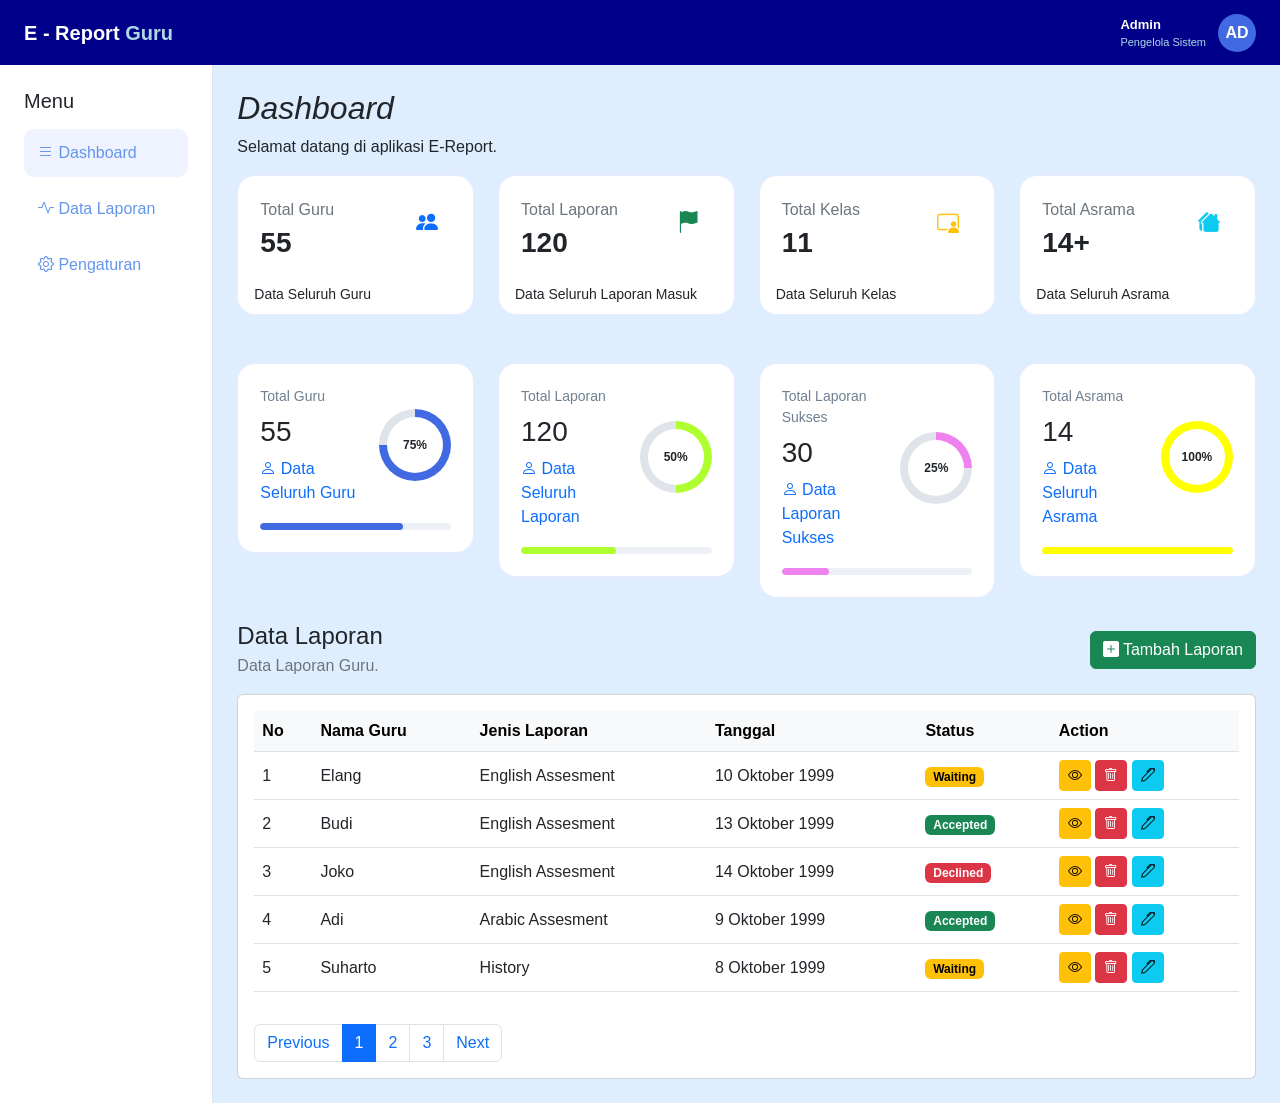
<file: E_Report/dsbrd.html>
<!DOCTYPE html>
<html lang="en">
<head>
    <meta charset="UTF-8">
    <meta name="viewport" content="width=device-width, initial-scale=1.0">
    <title>E-Report Dashboard</title>
    <link rel="stylesheet" href="bootstrap/css/bootstrap.min.css">
    <link rel="stylesheet" href="style.css">
    <link rel="stylesheet" href="https://cdn.jsdelivr.net/npm/bootstrap-icons@1.13.2/font/bootstrap-icons.min.css">
</head>
<body>
    <nav class="navbar topbar px-4">
        <span class="navbar-brand text-white fw-bold mb-0">
            E - Report <span class="brand-light">Guru</span>
        </span>
        <div class="admin-profile">
            <div>
                <span>Admin</span>
                <small>Pengelola Sistem</small>
            </div>
            <div class="admin-avatar">AD</div>
        </div>
    </nav>

    <div class="row g-0">
        <aside class="sidebar col-lg-2 p-4">
            <h5 class="menu-label">Menu</h5>
            <a href="dashboard.html" class="menu-link active"><i class="bi bi-list"></i> Dashboard</a>
            <a href="statistik.html" class="menu-link"><i class="bi bi-activity"></i> Data Laporan</a>
            <a href="setting.html" class="menu-link"><i class="bi bi-gear"></i> Pengaturan</a>
        </aside>

        <main class="col-lg-10 p-4">
            <h2>Dashboard</h2>
            <p>Selamat datang di aplikasi E-Report.</p>

            <div class="row g-4 mb-4">
                <div class="col-lg-3 col-md-6">
                    <div class="card stat-card h-100">
                        <div class="card-body d-flex justify-content-between align-items-start">
                            <div>
                                <p class="text-secondary mb-1">Total Guru</p>
                                <h3 class="fw-bold mb-0">55</h3>
                            </div>
                            <div class="stat-icon bg-primary-subtle text-primary">
                                <i class="bi bi-people-fill"></i>
                            </div>
                        </div>
                        <div class="card-footer bg-transparent border-0 pt-0">
                            <small>Data Seluruh Guru</small>
                        </div>
                    </div>
                </div>

                <div class="col-lg-3 col-md-6">
                    <div class="card stat-card h-100">
                        <div class="card-body d-flex justify-content-between align-items-start">
                            <div>
                                <p class="text-secondary mb-1">Total Laporan</p>
                                <h3 class="fw-bold mb-0">120</h3>
                            </div>
                            <div class="stat-icon bg-success-subtle text-success">
                                <i class="bi bi-flag-fill"></i>
                            </div>
                        </div>
                        <div class="card-footer bg-transparent border-0 pt-0">
                            <small>Data Seluruh Laporan Masuk</small>
                        </div>
                    </div>
                </div>

                <div class="col-lg-3 col-md-6">
                    <div class="card stat-card h-100">
                        <div class="card-body d-flex justify-content-between align-items-start">
                            <div>
                                <p class="text-secondary mb-1">Total Kelas</p>
                                <h3 class="fw-bold mb-0">11</h3>
                            </div>
                            <div class="stat-icon bg-warning-subtle text-warning">
                                <i class="bi bi-person-video3"></i>
                            </div>
                        </div>
                        <div class="card-footer bg-transparent border-0 pt-0">
                            <small>Data Seluruh Kelas</small>
                        </div>
                    </div>
                </div>

                <div class="col-lg-3 col-md-6">
                    <div class="card stat-card h-100">
                        <div class="card-body d-flex justify-content-between align-items-start">
                            <div>
                                <p class="text-secondary mb-1">Total Asrama</p>
                                <h3 class="fw-bold mb-0">14+</h3>
                            </div>
                            <div class="stat-icon bg-info-subtle text-info">
                                <i class="bi bi-houses-fill"></i>
                            </div>
                        </div>
                        <div class="card-footer bg-transparent border-0 pt-0">
                            <small>Data Seluruh Asrama</small>
                        </div>
                    </div>
                </div>
            </div>

            <div class="row g-4 mt-1">
                <div class="col-lg-3 col-md-6">
                    <div class="card stat-card">
                        <div class="card-body">
                            <div class="stat-atas">
                                <div>
                                    <p class="stat-label">Total Guru</p>
                                    <h3 class="stat-number">55</h3>
                                    <span class="stat-keterangan text-primary"><i class="bi bi-person"></i> Data Seluruh Guru</span>
                                </div>
                                <div class="lingkaran-progres progres-biru">
                                    <div class="isi-lingkaran"><span>75%</span></div>
                                </div>
                            </div>
                            <div class="garis-progres"><div class="isi-garis garis-biru"></div></div>
                        </div>
                    </div>
                </div>

                <div class="col-lg-3 col-md-6">
                    <div class="card stat-card">
                        <div class="card-body">
                            <div class="stat-atas">
                                <div>
                                    <p class="stat-label">Total Laporan</p>
                                    <h3 class="stat-number">120</h3>
                                    <span class="stat-keterangan text-primary"><i class="bi bi-person"></i> Data Seluruh Laporan</span>
                                </div>
                                <div class="lingkaran-progres progres-hijau">
                                    <div class="isi-lingkaran"><span>50%</span></div>
                                </div>
                            </div>
                            <div class="garis-progres"><div class="isi-garis garis-hijau"></div></div>
                        </div>
                    </div>
                </div>

                <div class="col-lg-3 col-md-6">
                    <div class="card stat-card">
                        <div class="card-body">
                            <div class="stat-atas">
                                <div>
                                    <p class="stat-label">Total Laporan Sukses</p>
                                    <h3 class="stat-number">30</h3>
                                    <span class="stat-keterangan text-primary"><i class="bi bi-person"></i> Data Laporan Sukses</span>
                                </div>
                                <div class="lingkaran-progres progres-ungu">
                                    <div class="isi-lingkaran"><span>25%</span></div>
                                </div>
                            </div>
                            <div class="garis-progres"><div class="isi-garis garis-ungu"></div></div>
                        </div>
                    </div>
                </div>

                <div class="col-lg-3 col-md-6">
                    <div class="card stat-card">
                        <div class="card-body">
                            <div class="stat-atas">
                                <div>
                                    <p class="stat-label">Total Asrama</p>
                                    <h3 class="stat-number">14</h3>
                                    <span class="stat-keterangan text-primary"><i class="bi bi-person"></i> Data Seluruh Asrama</span>
                                </div>
                                <div class="lingkaran-progres progres-kuning">
                                    <div class="isi-lingkaran"><span>100%</span></div>
                                </div>
                            </div>
                            <div class="garis-progres"><div class="isi-garis garis-kuning"></div></div>
                        </div>
                    </div>
                </div>
            </div>

            <div class="mt-4">
                <div class="d-flex justify-content-between align-items-center flex-wrap gap-2 mb-3">
                    <div>
                        <h4 class="judul-bagian mb-1">Data Laporan</h4>
                        <p class="text-secondary mb-0">Data Laporan Guru.</p>
                    </div>
                    <button type="button" class="btn btn-success"><i class="bi bi-plus-square-fill"></i> Tambah Laporan</button>
                </div>

                <div class="card">
                    <div class="card-body">
                        <div class="table-responsive">
                            <table class="table table-hover align-middle">
                                <thead class="table-light">
                                    <tr>
                                        <th>No</th>
                                        <th>Nama Guru</th>
                                        <th>Jenis Laporan</th>
                                        <th>Tanggal</th>
                                        <th>Status</th>
                                        <th>Action</th>
                                    </tr>
                                </thead>
                                <tbody>
                                    <tr>
                                        <td>1</td>
                                        <td>Elang</td>
                                        <td>English Assesment</td>
                                        <td>10 Oktober 1999</td>
                                        <td><span class="badge text-bg-warning">Waiting</span></td>
                                        <td>
                                            <button class="btn btn-sm btn-warning"><i class="bi bi-eye"></i></button>
                                            <button class="btn btn-sm btn-danger"><i class="bi bi-trash"></i></button>
                                            <button class="btn btn-sm btn-info"><i class="bi bi-pen"></i></button>
                                        </td>
                                    </tr>
                                    <tr>
                                        <td>2</td>
                                        <td>Budi</td>
                                        <td>English Assesment</td>
                                        <td>13 Oktober 1999</td>
                                        <td><span class="badge text-bg-success">Accepted</span></td>
                                        <td>
                                            <button class="btn btn-sm btn-warning"><i class="bi bi-eye"></i></button>
                                            <button class="btn btn-sm btn-danger"><i class="bi bi-trash"></i></button>
                                            <button class="btn btn-sm btn-info"><i class="bi bi-pen"></i></button>
                                        </td>
                                    </tr>
                                    <tr>
                                        <td>3</td>
                                        <td>Joko</td>
                                        <td>English Assesment</td>
                                        <td>14 Oktober 1999</td>
                                        <td><span class="badge text-bg-danger">Declined</span></td>
                                        <td>
                                            <button class="btn btn-sm btn-warning"><i class="bi bi-eye"></i></button>
                                            <button class="btn btn-sm btn-danger"><i class="bi bi-trash"></i></button>
                                            <button class="btn btn-sm btn-info"><i class="bi bi-pen"></i></button>
                                        </td>
                                    </tr>
                                    <tr>
                                        <td>4</td>
                                        <td>Adi</td>
                                        <td>Arabic Assesment</td>
                                        <td>9 Oktober 1999</td>
                                        <td><span class="badge text-bg-success">Accepted</span></td>
                                        <td>
                                            <button class="btn btn-sm btn-warning"><i class="bi bi-eye"></i></button>
                                            <button class="btn btn-sm btn-danger"><i class="bi bi-trash"></i></button>
                                            <button class="btn btn-sm btn-info"><i class="bi bi-pen"></i></button>
                                        </td>
                                    </tr>
                                    <tr>
                                        <td>5</td>
                                        <td>Suharto</td>
                                        <td>History</td>
                                        <td>8 Oktober 1999</td>
                                        <td><span class="badge text-bg-warning">Waiting</span></td>
                                        <td>
                                            <button class="btn btn-sm btn-warning"><i class="bi bi-eye"></i></button>
                                            <button class="btn btn-sm btn-danger"><i class="bi bi-trash"></i></button>
                                            <button class="btn btn-sm btn-info"><i class="bi bi-pen"></i></button>
                                        </td>
                                    </tr>
                                </tbody>
                            </table>
                        </div>

                        <ul class="pagination mb-0 mt-3">
                            <li class="page-item"><a href="#" class="page-link">Previous</a></li>
                            <li class="page-item"><a href="#" class="page-link active">1</a></li>
                            <li class="page-item"><a href="#" class="page-link">2</a></li>
                            <li class="page-item"><a href="#" class="page-link">3</a></li>
                            <li class="page-item"><a href="#" class="page-link">Next</a></li>
                        </ul>
                    </div>
                </div>
            </div>
        </main>
    </div>

    <script src="bootstrap/js/bootstrap.bundle.min.js"></script>
</body>
</html>
</file>
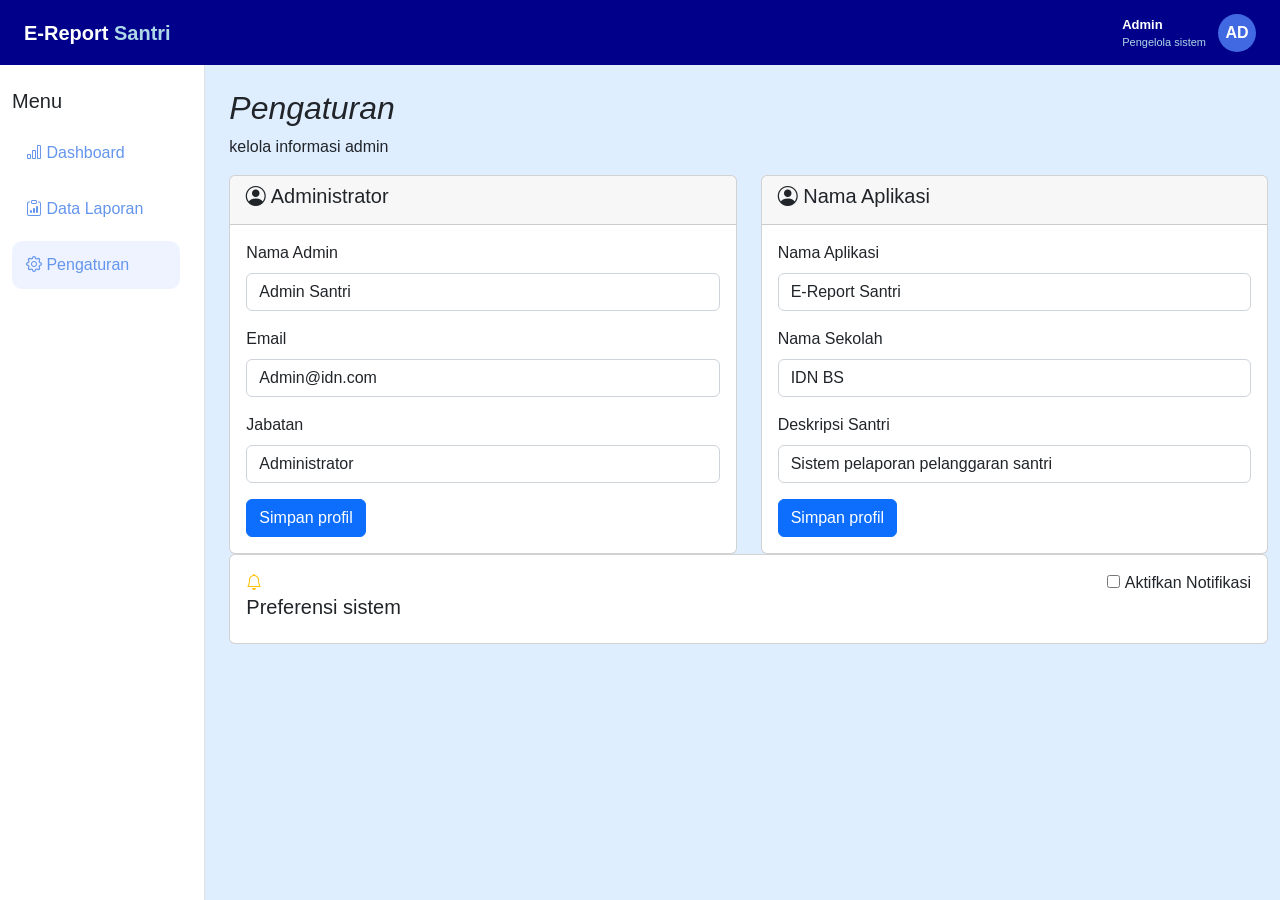
<file: E_Report/setting.html>
<!DOCTYPE html>
<html lang="en">
<head>
    <meta charset="UTF-8">
    <meta name="viewport" content="width=device-width, initial-scale=1.0">
    <title>E-Report</title>
    <link rel="stylesheet" href="bootstrap/css/bootstrap.min.css">
    <link rel="stylesheet" href="style.css">
    <link rel="stylesheet" href="https://cdn.jsdelivr.net/npm/bootstrap-icons@1.13.2/font/bootstrap-icons.min.css">
</head>
<body>

    <nav class="navbar topbar px-4">
        <span class="navbar-brand text-white fw-bold">
            E-Report <span class="brand-light">Santri</span> 
        </span>
        <div class="admin-profile">
            <div>
                <span>Admin</span>
                <small>Pengelola sistem</small>
            </div>
            <div class="admin-avatar">AD</div>
        </div>
    </nav>
    <div class="row">
        <aside class="sidebar col-lg-2 p-4">
            <h5 class="menu-label">Menu</h5>
            <a href="index.html" class="menu-link "> <i class="bi bi-bar-chart"></i> Dashboard</a>
            <a href="statistik.html" class="menu-link"><i class="bi bi-clipboard-data"></i> Data Laporan</a>
            <a href="setting.html" class="menu-link active"> <i class="bi bi-gear"></i> Pengaturan</a>
        </aside>
        <main class="col-lg-10 p-4">
            <h2>Pengaturan</h2>
            <p>kelola informasi admin</p>

            <div class="row">
                <div class="col-lg-6">
                    <div class="card h-100">
                        <div class="card-header">
                            <h5> <i class="bi bi-person-circle"></i> Administrator</h5>
                        </div>
                            <div class="card-body">
                                <form action="">
                                    <div class="mb-3">
                                    <label for="" class="form-label">Nama Admin</label>
                                    <input type="text" value="Admin Santri" class="form-control">
                                    </div>
                                    <div class="mb-3">
                                    <label for="" class="form-label">Email</label>
                                    <input type="text" value="Admin@idn.com" class="form-control">
                                    </div>
                                    <div class="mb-3">
                                    <label for="" class="form-label">Jabatan</label>
                                    <input type="text" value="Administrator" class="form-control">
                                    </div>
                                    <button class="btn btn-primary">
                                        <i class="bi bi-floopy"></i>
                                        Simpan profil
                                    </button>
                                </form>
                            </div>
                    </div>
                </div>
                <div class="col-lg-6">
                     <div class="card h-100">
                        <div class="card-header">
                            <h5> <i class="bi bi-person-circle"></i> Nama Aplikasi</h5>
                        </div>
                            <div class="card-body">
                                <form action="">
                                    <div class="mb-3">
                                    <label for="" class="form-label">Nama Aplikasi</label>
                                    <input type="text" value="E-Report Santri" class="form-control">
                                    </div>
                                    <div class="mb-3">
                                    <label for="" class="form-label">Nama Sekolah</label>
                                    <input type="text" value="IDN BS" class="form-control">
                                    </div>
                                    <div class="mb-3">
                                    <label for="" class="form-label">Deskripsi Santri</label>
                                    <input type="text" value="Sistem pelaporan pelanggaran santri" class="form-control">
                                    </div>
                                    <button class="btn btn-primary">
                                        <i class="bi bi-floopy"></i>
                                        Simpan profil
                                    </button>
                                </form>
                            </div>
                    </div>
                </div>
                <div class="col-lg-12">
                    <div class="card">
                        <div class="card-body">
                            <div class="d-flex justify-content-between">
                                <div>
                                    <i class="bi bi-bell text-warning"></i>
                                    <h5>Preferensi sistem</h5>
                                </div>
                                <div class="form-check form-switch">
                                    <input type="checkbox" 
                                    class="foem-check-input">
                                    <label for="form-check-label">
                                        Aktifkan Notifikasi
                                    </label>
                                </div>
                            </div>
                        </div>
                    </div>
                </div>
            </div>

        </main>
    </div>
    
    <script src="bootstrap/js/bootstrap.bundle.min.js"></script>
</body>
</html>
</file>
<file: E_Report/style.css>
body {
    background-color: #dfeeff;
    overflow-x: hidden;
    font-family: Arial, sans-serif;
}

.topbar {
    background-color: darkblue;
    min-height: 65px;
    color: white;
}

.brand-light {
    color: lightblue;
}

.admin-profile {
    display: flex;
    color: white;
    align-items: center;
    gap: 12px;
}

.admin-profile span,
.admin-profile small {
    display: block;
}

.admin-profile span {
    font-size: 13px;
    font-weight: bold;
}

.admin-profile small {
    color: lightblue;
    font-size: 11px;
}

.admin-avatar {
    background-color: royalblue;
    color: white;
    width: 38px;
    height: 38px;
    display: flex;
    align-items: center;
    justify-content: center;
    border-radius: 50%;
    font-weight: bold;
}

.sidebar {
    background-color: #fff;
    min-height: calc(100vh - 65px);
    border-right: 1px solid #dee2e6;
    display: flex;
    flex-direction: column;
    gap: 8px;
}

.menu-link {
    text-decoration: none;
    color: cornflowerblue;
    padding: 12px 14px;
    border-radius: 10px;
    transition: 0.2s ease;
}

.menu-link:hover,
.menu-link.active {
    background-color: #eef3ff;
    color: cornflowerblue;
}

.stat-card {
    border: 1px solid #e8ebff;
    border-radius: 18px;
    overflow: hidden;
    transition: 0.25s ease;
}

.stat-card:hover {
    transform: translateY(-4px);
    box-shadow: 0 10px 24px rgba(35, 64, 120, 0.12);
}

.stat-card .card-body {
    padding: 22px;
}

.stat-icon {
    width: 48px;
    height: 48px;
    border-radius: 10px;
    display: flex;
    justify-content: center;
    align-items: center;
    font-size: 22px;
}

.tabel-laporan thead th {
    color: deepskyblue;
    white-space: nowrap;
    font-size: 18px;
    padding: 15px;
}

.stat-atas {
    display: flex;
    justify-content: space-between;
    align-items: center;
    gap: 10px;
}

.stat-label {
    color: slategray;
    font-size: 14px;
    margin-bottom: 8px;
}

.stat-number {
    margin-bottom: 8px;
}

.lingkaran-progres {
    width: 72px;
    height: 72px;
    border-radius: 50%;
    display: flex;
    justify-content: center;
    align-items: center;
    flex-shrink: 0;
}

.progres-biru {
    background: conic-gradient(royalblue 0% 75%, #dfe3ea 75% 100%);
}

.progres-hijau {
    background: conic-gradient(greenyellow 0% 50%, #dfe3ea 50% 100%);
}

.progres-ungu {
    background: conic-gradient(violet 0% 25%, #dfe3ea 25% 100%);
}

.progres-kuning {
    background: conic-gradient(yellow 0% 100%, #dfe3ea 100% 100%);
}

.isi-lingkaran {
    width: 56px;
    height: 56px;
    border-radius: 50%;
    background-color: white;
    display: flex;
    justify-content: center;
    align-items: center;
    font-size: 12px;
    font-weight: bold;
}

.garis-progres {
    height: 7px;
    background-color: #edf1f7;
    margin-top: 18px;
    border-radius: 20px;
    overflow: hidden;
}

.isi-garis {
    height: 100%;
    border-radius: 20px;
}

.garis-biru {
    width: 75%;
    background-color: royalblue;
}

.garis-hijau {
    width: 50%;
    background-color: greenyellow;
}

.garis-ungu {
    width: 25%;
    background-color: violet;
}

.garis-kuning {
    width: 100%;
    background-color: yellow;
}

h2 {
    font-style: italic;
}

.area-grafik {
    position: relative;
}

@media (max-width: 991.98px) {
    .sidebar {
        min-height: auto;
        border-right: none;
        border-bottom: 1px solid #dee2e6;
    }
}
</file>
